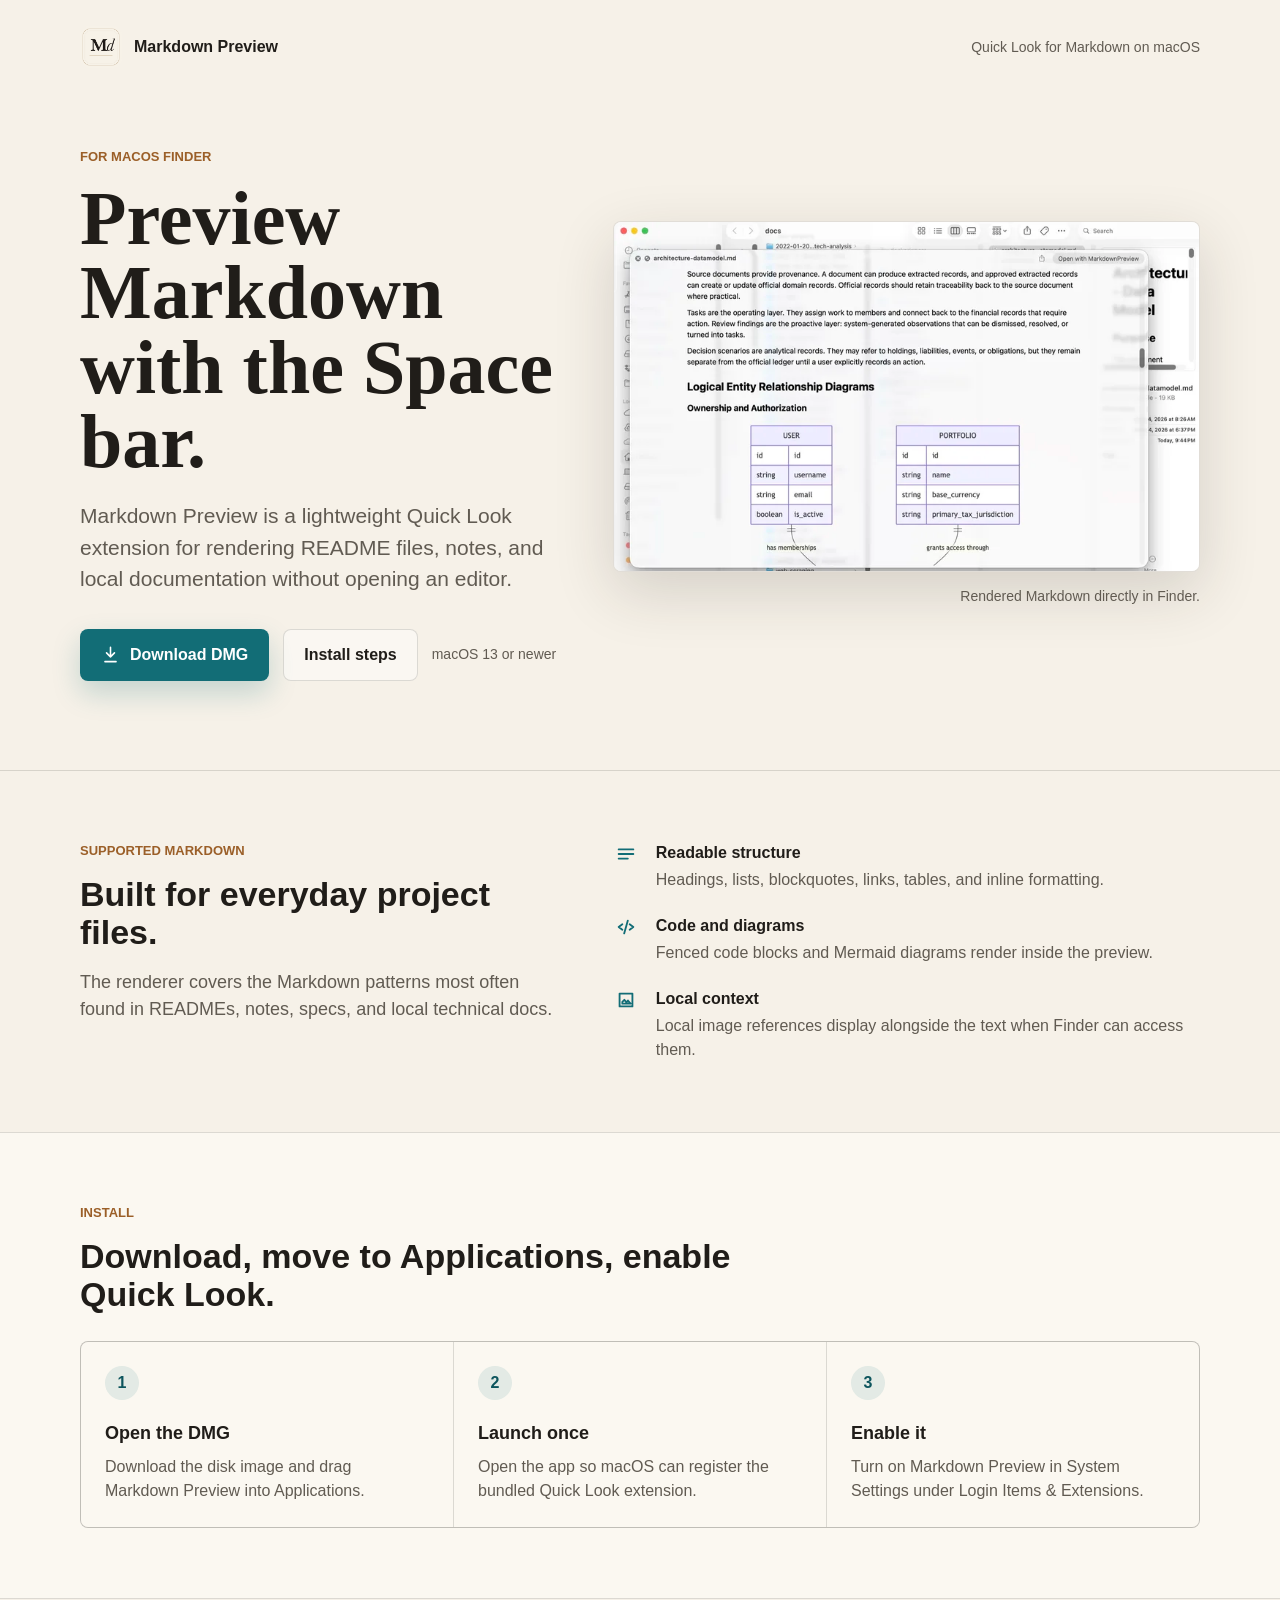
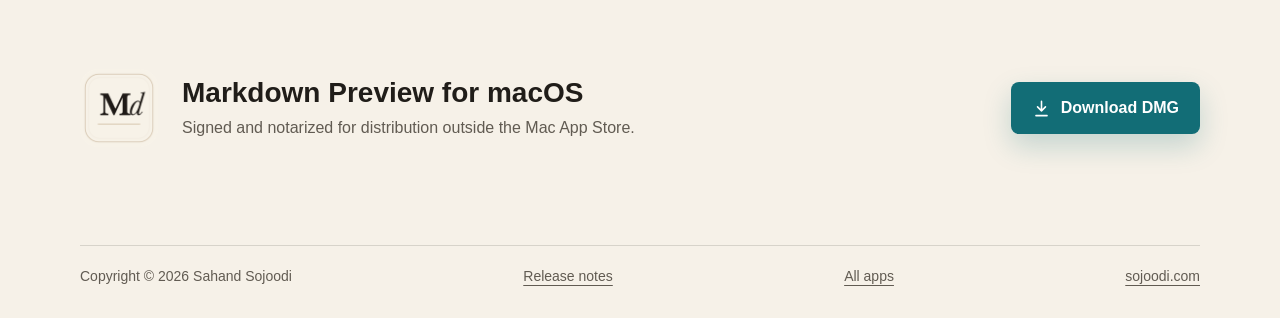
<file: web-page/index.html>
<!doctype html>
<html lang="en">
  <head>
    <meta charset="utf-8" />
    <meta name="viewport" content="width=device-width, initial-scale=1" />
    <title>Markdown Preview for macOS — Quick Look &amp; Editing</title>
    <meta name="description" content="Preview Markdown files in Finder with the Space bar. Create and edit documents, render Mermaid diagrams, and view local images on macOS 13 or newer." />
    <link rel="canonical" href="https://sojoodi.com/apps/MarkdownPreview/" />
    <meta property="og:type" content="website" />
    <meta property="og:site_name" content="Markdown Preview" />
    <meta property="og:locale" content="en_US" />
    <meta property="og:title" content="Markdown Preview for macOS — Quick Look &amp; Editing" />
    <meta property="og:description" content="Preview Markdown files in Finder with the Space bar. Create and edit documents, render Mermaid diagrams, and view local images on macOS 13 or newer." />
    <meta property="og:url" content="https://sojoodi.com/apps/MarkdownPreview/" />
    <meta property="og:image" content="https://sojoodi.com/apps/MarkdownPreview/social-preview.png" />
    <meta property="og:image:type" content="image/png" />
    <meta property="og:image:width" content="1200" />
    <meta property="og:image:height" content="630" />
    <meta property="og:image:alt" content="Markdown Preview for macOS. Preview Markdown with the Space bar. Read, create, and edit Markdown files." />
    <meta name="twitter:card" content="summary_large_image" />
    <meta name="twitter:title" content="Markdown Preview for macOS — Quick Look &amp; Editing" />
    <meta name="twitter:description" content="Preview Markdown files in Finder with the Space bar. Create and edit documents, render Mermaid diagrams, and view local images on macOS 13 or newer." />
    <meta name="twitter:image" content="https://sojoodi.com/apps/MarkdownPreview/social-preview.png" />
    <meta name="twitter:image:alt" content="Markdown Preview for macOS. Preview Markdown with the Space bar. Read, create, and edit Markdown files." />
    <meta name="theme-color" content="#f6f1e8" />
    <link rel="icon" href="favicon-32.png" sizes="32x32" type="image/png" />
    <link rel="icon" href="app-icon.png" sizes="512x512" type="image/png" />
    <link rel="apple-touch-icon" href="apple-touch-icon.png" sizes="180x180" />
    <script type="application/ld+json">
      {
        "@context": "https://schema.org",
        "@type": "SoftwareApplication",
        "@id": "https://sojoodi.com/apps/MarkdownPreview/#app",
        "name": "Markdown Preview",
        "url": "https://sojoodi.com/apps/MarkdownPreview/",
        "description": "Preview Markdown files in Finder with Quick Look, and create and edit Markdown documents.",
        "operatingSystem": "macOS 13.0 or newer",
        "applicationCategory": "ProductivityApplication",
        "image": "https://sojoodi.com/apps/MarkdownPreview/social-preview.png",
        "screenshot": "https://sojoodi.com/apps/MarkdownPreview/preview.jpg"
      }
    </script>
    <link rel="stylesheet" href="styles.css" />
  </head>
  <body>
    <a class="skip-link" href="#main">Skip to main content</a>
    <div class="page-shell">
      <nav class="topbar" aria-label="Page">
        <a class="brand" href="./">
          <img src="app-icon-160.png" width="160" height="160" alt="" />
          <span>Markdown Preview</span>
        </a>
        <span class="topbar-note">Quick Look for Markdown on macOS</span>
      </nav>
    </div>
    <main id="main" tabindex="-1">
      <div class="page-shell">
        <header class="hero">
          <div class="hero-grid">
            <div>
              <p class="eyebrow">For macOS Finder</p>
              <h1>Preview Markdown with the Space bar.</h1>
              <p class="lede">
                Markdown Preview is a lightweight Quick Look extension for
                rendering README files, notes, and local documentation without
                opening an editor.
              </p>
              <div class="hero-actions">
                <a
                  class="button button-primary"
                  href="MarkdownPreview.dmg"
                  download
                >
                  <svg
                    aria-hidden="true"
                    width="19"
                    height="19"
                    viewBox="0 0 24 24"
                    fill="none"
                  >
                    <path
                      d="M12 3v12m0 0 5-5m-5 5-5-5M5 21h14"
                      stroke="currentColor"
                      stroke-width="2"
                      stroke-linecap="round"
                      stroke-linejoin="round"
                    />
                  </svg>
                  Download DMG
                </a>
                <a class="button button-secondary" href="#install"
                  >Install steps</a
                >
                <span class="download-note">macOS 13 or newer</span>
              </div>
            </div>

            <div class="hero-visual">
              <figure>
                <div class="preview-frame">
                  <img
                    src="preview-800.webp" srcset="preview-800.webp 800w, preview-1600.webp 1600w" sizes="(max-width: 880px) calc(100vw - 32px), 560px" fetchpriority="high"
                    width="1600"
                    height="953"
                    alt="A Markdown document rendered in a macOS Finder Quick Look preview."
                  />
                </div>
                <figcaption class="preview-caption">
                  Rendered Markdown directly in Finder.
                </figcaption>
              </figure>
            </div>
          </div>
        </header>
      </div>

      <section class="section-rule" aria-labelledby="support-title">
        <div class="page-shell split">
          <div>
            <p class="eyebrow">Supported Markdown</p>
            <h2 id="support-title">Built for everyday project files.</h2>
            <p class="body-copy">
              The renderer covers the Markdown patterns most often found in
              READMEs, notes, specs, and local technical docs.
            </p>
          </div>
          <ul class="feature-list">
            <li>
              <svg aria-hidden="true" viewBox="0 0 24 24" fill="none">
                <path
                  d="M4 7h16M4 12h16M4 17h10"
                  stroke="currentColor"
                  stroke-width="2"
                  stroke-linecap="round"
                />
              </svg>
              <div>
                <strong>Readable structure</strong>Headings, lists, blockquotes,
                links, tables, and inline formatting.
              </div>
            </li>
            <li>
              <svg aria-hidden="true" viewBox="0 0 24 24" fill="none">
                <path
                  d="M8 9 4 12l4 3m8-6 4 3-4 3M14 5l-4 14"
                  stroke="currentColor"
                  stroke-width="2"
                  stroke-linecap="round"
                  stroke-linejoin="round"
                />
              </svg>
              <div>
                <strong>Code and diagrams</strong>Fenced code blocks and Mermaid
                diagrams render inside the preview.
              </div>
            </li>
            <li>
              <svg aria-hidden="true" viewBox="0 0 24 24" fill="none">
                <path
                  d="M5 19V5h14v14H5Zm3-5 2.2-2.2 2.3 2.7 1.6-1.9L17 16H8Z"
                  stroke="currentColor"
                  stroke-width="2"
                  stroke-linejoin="round"
                />
              </svg>
              <div>
                <strong>Local context</strong>Local image references display
                alongside the text when Finder can access them.
              </div>
            </li>
          </ul>
        </div>
      </section>

      <section id="install" class="steps" aria-labelledby="install-title">
        <div class="page-shell">
          <p class="eyebrow">Install</p>
          <h2 id="install-title">
            Download, move to Applications, enable Quick Look.
          </h2>
          <div class="step-grid">
            <div class="step">
              <span>1</span>
              <h3>Open the DMG</h3>
              <p>
                Download the disk image and drag Markdown Preview into
                Applications.
              </p>
            </div>
            <div class="step">
              <span>2</span>
              <h3>Launch once</h3>
              <p>
                Open the app so macOS can register the bundled Quick Look
                extension.
              </p>
            </div>
            <div class="step">
              <span>3</span>
              <h3>Enable it</h3>
              <p>
                Turn on Markdown Preview in System Settings under Login Items
                &amp; Extensions.
              </p>
            </div>
          </div>
        </div>
      </section>

      <section aria-labelledby="download-title">
        <div class="page-shell download-panel">
          <img src="app-icon-160.png" width="160" height="160" alt="" />
          <div>
            <h2 id="download-title">Markdown Preview for macOS</h2>
            <p>
              Signed and notarized for distribution outside the Mac App Store.
            </p>
          </div>
          <a class="button button-primary" href="MarkdownPreview.dmg" download>
            <svg
              aria-hidden="true"
              width="19"
              height="19"
              viewBox="0 0 24 24"
              fill="none"
            >
              <path
                d="M12 3v12m0 0 5-5m-5 5-5-5M5 21h14"
                stroke="currentColor"
                stroke-width="2"
                stroke-linecap="round"
                stroke-linejoin="round"
              />
            </svg>
            Download DMG
          </a>
        </div>
      </section>
    </main>

    <footer>
      <div class="page-shell">
        <span>Copyright &copy; 2026 Sahand Sojoodi</span>
        <a href="release-notes.html">Release notes</a>
        <a href="https://sojoodi.com/apps/">All apps</a>
        <a href="https://sojoodi.com/">sojoodi.com</a>
      </div>
    </footer>

    <!-- Google tag (gtag.js) -->
    <script
      async
      src="https://www.googletagmanager.com/gtag/js?id=G-KLFFZDT458"
    ></script>
    <script>
      window.dataLayer = window.dataLayer || [];
      function gtag() {
        dataLayer.push(arguments);
      }
      gtag("js", new Date());

      gtag("config", "G-KLFFZDT458");
    </script>
  </body>
</html>
</file>
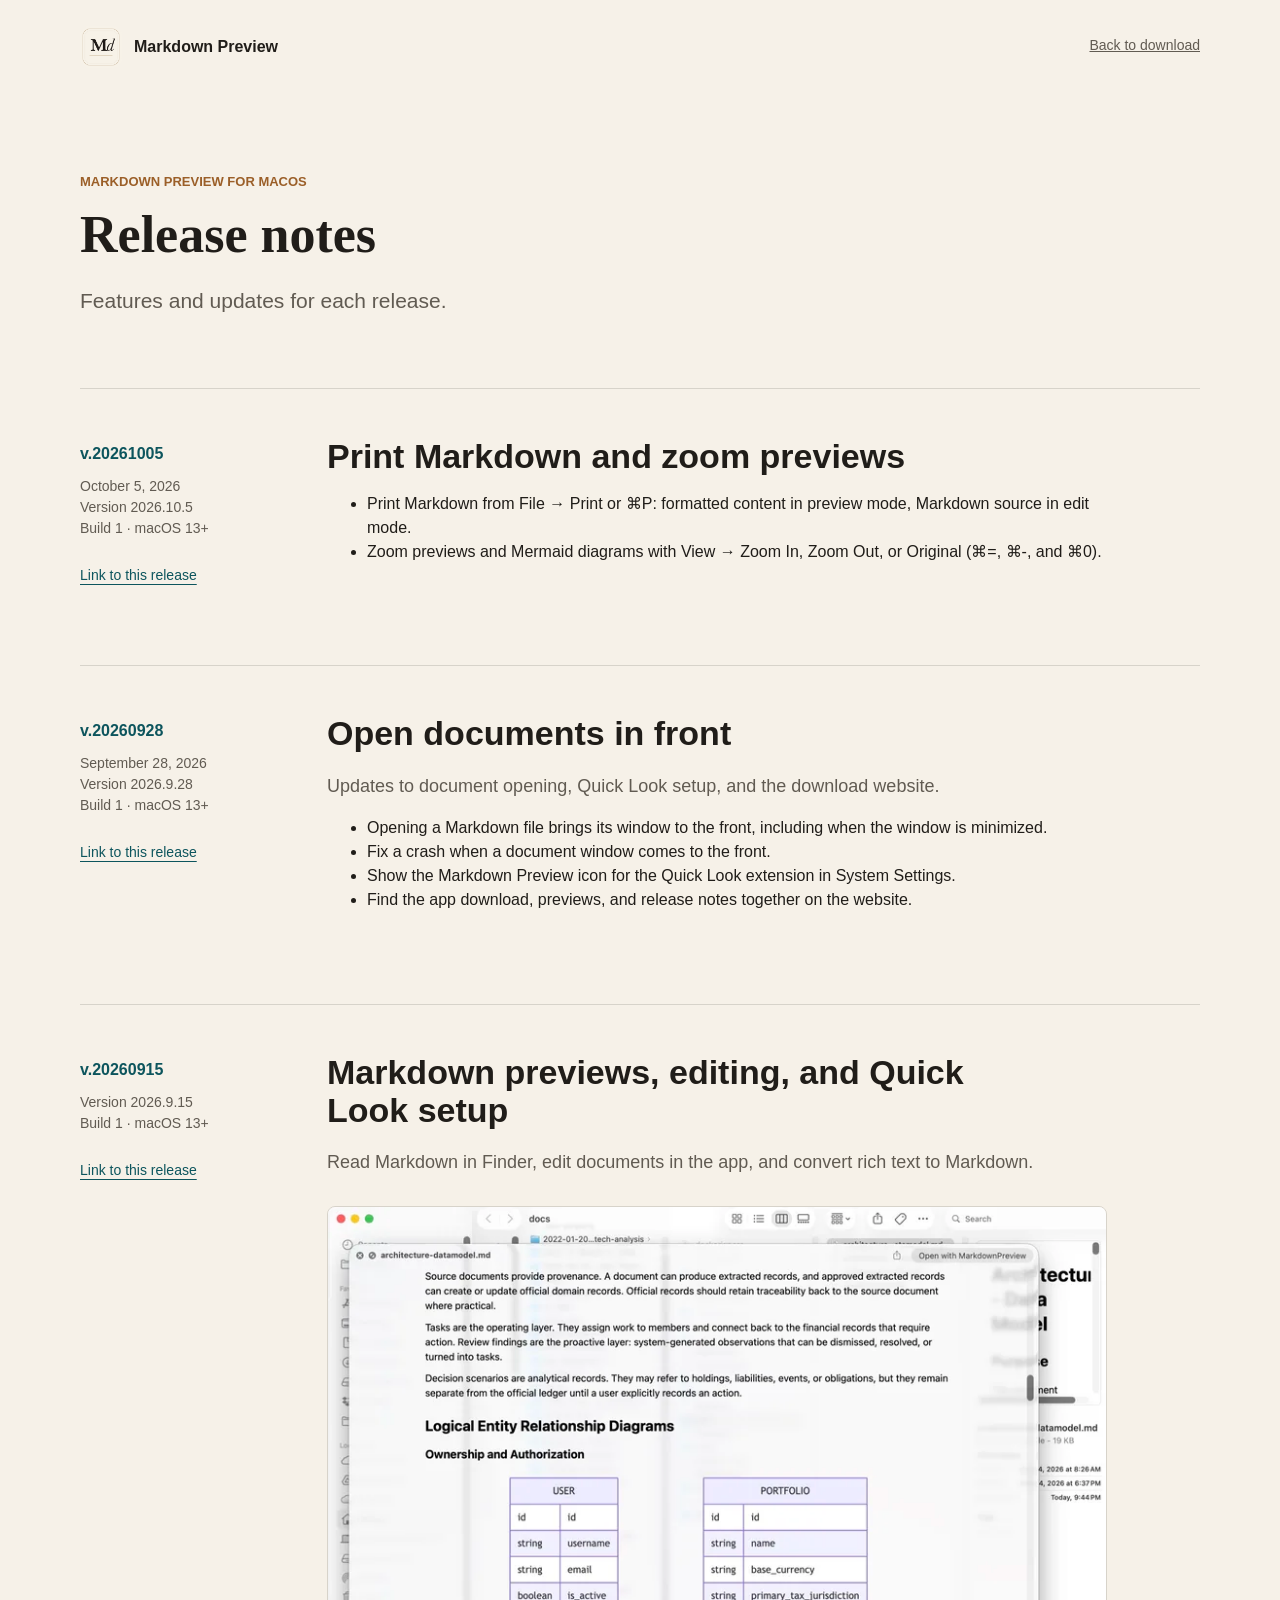
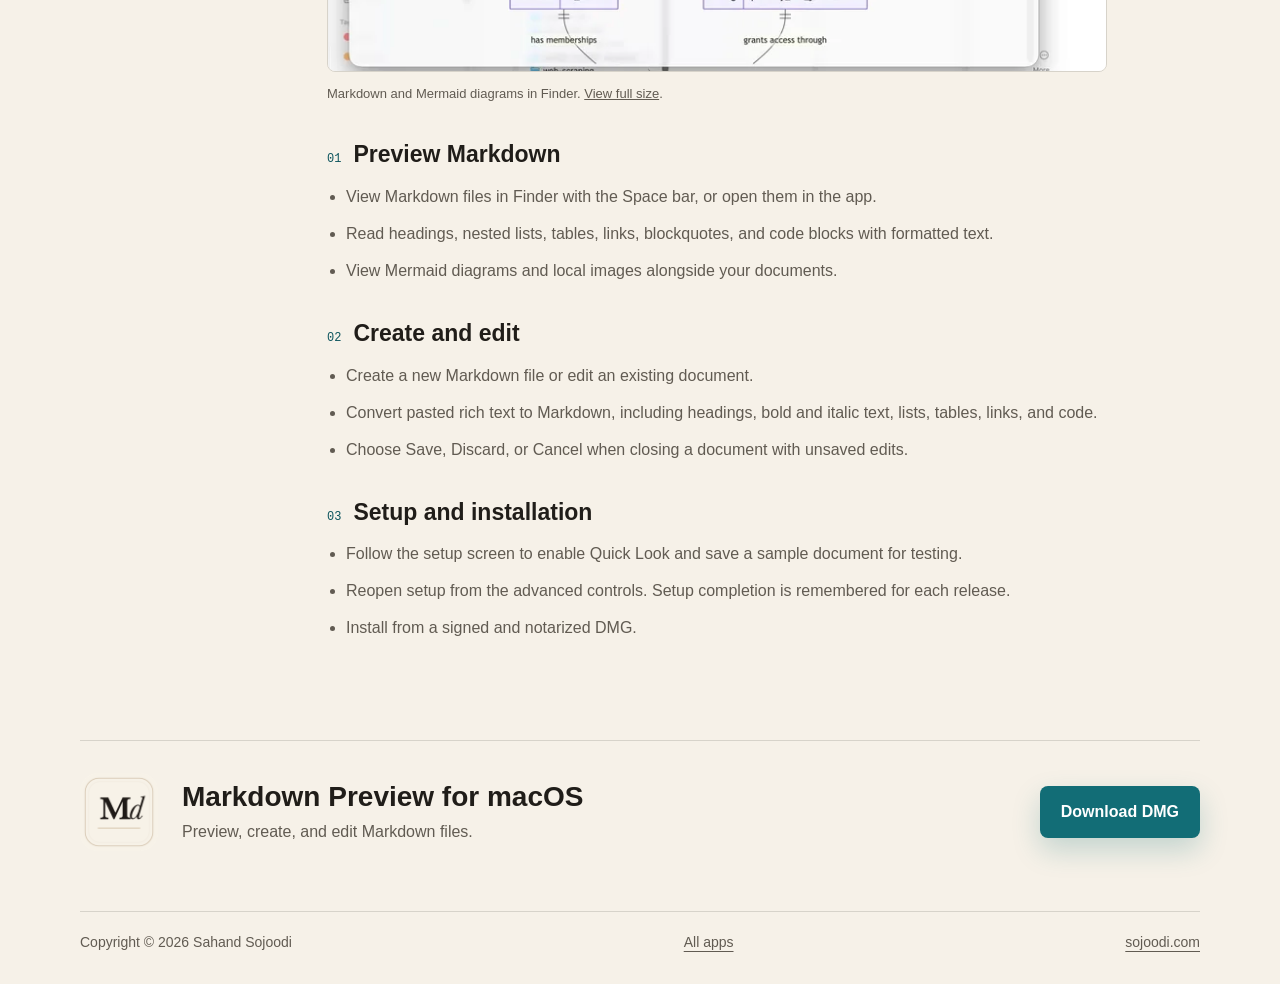
<file: web-page/release-notes.html>
<!doctype html>
<html lang="en">
  <head>
    <meta charset="utf-8" />
    <meta name="viewport" content="width=device-width, initial-scale=1" />
    <title>Release Notes — Markdown Preview for macOS</title>
    <meta name="description" content="See what changed in Markdown Preview for macOS, including Finder Quick Look previews, document editing, and installation improvements." />
    <link rel="canonical" href="https://sojoodi.com/apps/MarkdownPreview/release-notes.html" />
    <meta property="og:type" content="website" />
    <meta property="og:site_name" content="Markdown Preview" />
    <meta property="og:locale" content="en_US" />
    <meta property="og:title" content="Release Notes — Markdown Preview for macOS" />
    <meta property="og:description" content="See what changed in Markdown Preview for macOS, including Finder Quick Look previews, document editing, and installation improvements." />
    <meta property="og:url" content="https://sojoodi.com/apps/MarkdownPreview/release-notes.html" />
    <meta property="og:image" content="https://sojoodi.com/apps/MarkdownPreview/social-preview.png" />
    <meta property="og:image:type" content="image/png" />
    <meta property="og:image:width" content="1200" />
    <meta property="og:image:height" content="630" />
    <meta property="og:image:alt" content="Markdown Preview for macOS. Preview Markdown with the Space bar. Read, create, and edit Markdown files." />
    <meta name="twitter:card" content="summary_large_image" />
    <meta name="twitter:title" content="Release Notes — Markdown Preview for macOS" />
    <meta name="twitter:description" content="See what changed in Markdown Preview for macOS, including Finder Quick Look previews, document editing, and installation improvements." />
    <meta name="twitter:image" content="https://sojoodi.com/apps/MarkdownPreview/social-preview.png" />
    <meta name="twitter:image:alt" content="Markdown Preview for macOS. Preview Markdown with the Space bar. Read, create, and edit Markdown files." />
    <meta name="theme-color" content="#f6f1e8" />
    <link rel="icon" href="favicon-32.png" sizes="32x32" type="image/png" />
    <link rel="icon" href="app-icon.png" sizes="512x512" type="image/png" />
    <link rel="apple-touch-icon" href="apple-touch-icon.png" sizes="180x180" />
    <script type="application/ld+json">
      {
        "@context": "https://schema.org",
        "@type": "WebPage",
        "name": "Release Notes \u2014 Markdown Preview for macOS",
        "description": "See what changed in Markdown Preview for macOS, including Finder Quick Look previews, document editing, and installation improvements.",
        "url": "https://sojoodi.com/apps/MarkdownPreview/release-notes.html",
        "about": {
          "@type": "SoftwareApplication",
          "@id": "https://sojoodi.com/apps/MarkdownPreview/#app",
          "name": "Markdown Preview",
          "url": "https://sojoodi.com/apps/MarkdownPreview/"
        }
      }
    </script>
    <link rel="stylesheet" href="styles.css" />
  </head>
  <body class="release-page">
    <a class="skip-link" href="#main">Skip to release notes</a>
    <div class="page-shell">
      <nav class="topbar" aria-label="Page">
        <a class="brand" href="./">
          <img src="app-icon-160.png" width="160" height="160" alt="" />
          <span>Markdown Preview</span>
        </a>
        <a class="topbar-note" href="./">Back to download</a>
      </nav>
      <main id="main" tabindex="-1">
        <header class="release-header">
          <p class="eyebrow">Markdown Preview for macOS</p>
          <h1>Release notes</h1>
          <p class="lede">Features and updates for each release.</p>
        </header>
        <div class="release-list">
          <article class="release" id="v20261005" aria-labelledby="release-20261005">
            <div class="release-meta">
              <span class="release-version">v.20261005</span>
              <p><time datetime="2026-10-05">October 5, 2026</time><br />Version 2026.10.5<br />Build 1 &middot; macOS 13+</p>
              <a class="release-permalink" href="#v20261005">Link to this release</a>
            </div>
            <div class="release-content">
              <h2 id="release-20261005">Print Markdown and zoom previews</h2>
              <ul>
                <li>Print Markdown from File → Print or ⌘P: formatted content in preview mode, Markdown source in edit mode.</li>
                <li>Zoom previews and Mermaid diagrams with View → Zoom In, Zoom Out, or Original (⌘=, ⌘-, and ⌘0).</li>
              </ul>
            </div>
          </article>
          <article class="release" id="v20260928" aria-labelledby="release-20260928">
            <div class="release-meta">
              <span class="release-version">v.20260928</span>
              <p><time datetime="2026-09-28">September 28, 2026</time><br />Version 2026.9.28<br />Build 1 &middot; macOS 13+</p>
              <a class="release-permalink" href="#v20260928">Link to this release</a>
            </div>
            <div class="release-content">
              <h2 id="release-20260928">Open documents in front</h2>
              <p class="release-intro">Updates to document opening, Quick Look setup, and the download website.</p>
              <ul>
                <li>Opening a Markdown file brings its window to the front, including when the window is minimized.</li>
                <li>Fix a crash when a document window comes to the front.</li>
                <li>Show the Markdown Preview icon for the Quick Look extension in System Settings.</li>
                <li>Find the app download, previews, and release notes together on the website.</li>
              </ul>
            </div>
          </article>
          <article class="release" id="v20260915" aria-labelledby="release-20260915">
            <div class="release-meta">
              <span class="release-version">v.20260915</span>
              <p>Version 2026.9.15<br />Build 1 &middot; macOS 13+</p>
              <a class="release-permalink" href="#v20260915">Link to this release</a>
            </div>
            <div class="release-content">
              <h2 id="release-20260915">Markdown previews, editing, and Quick Look setup</h2>
              <p class="release-intro">Read Markdown in Finder, edit documents in the app, and convert rich text to Markdown.</p>
              <figure class="release-screenshot">
                <a href="preview.jpg" aria-label="View the full-size Markdown Preview screenshot">
                  <img src="preview-800.webp" srcset="preview-800.webp 800w, preview-1600.webp 1600w" sizes="(max-width: 760px) calc(100vw - 32px), (max-width: 880px) 433px, 780px" loading="lazy" decoding="async" width="1600" height="953" alt="Finder Quick Look displaying a Markdown document with headings and a Mermaid entity relationship diagram." />
                </a>
                <figcaption>Markdown and Mermaid diagrams in Finder. <a href="preview.jpg">View full size</a>.</figcaption>
              </figure>
              <section class="release-change" aria-labelledby="preview-markdown">
                <div class="release-change-heading"><span class="release-number" aria-hidden="true">01</span><h3 id="preview-markdown">Preview Markdown</h3></div>
            <ul>
              <li>View Markdown files in Finder with the Space bar, or open them in the app.</li>
              <li>Read headings, nested lists, tables, links, blockquotes, and code blocks with formatted text.</li>
              <li>View Mermaid diagrams and local images alongside your documents.</li>
            </ul>
              </section>
              <section class="release-change" aria-labelledby="create-edit">
                <div class="release-change-heading"><span class="release-number" aria-hidden="true">02</span><h3 id="create-edit">Create and edit</h3></div>
            <ul>
              <li>Create a new Markdown file or edit an existing document.</li>
              <li>Convert pasted rich text to Markdown, including headings, bold and italic text, lists, tables, links, and code.</li>
              <li>Choose Save, Discard, or Cancel when closing a document with unsaved edits.</li>
            </ul>
              </section>
              <section class="release-change" aria-labelledby="setup-installation">
                <div class="release-change-heading"><span class="release-number" aria-hidden="true">03</span><h3 id="setup-installation">Setup and installation</h3></div>
            <ul>
              <li>Follow the setup screen to enable Quick Look and save a sample document for testing.</li>
              <li>Reopen setup from the advanced controls. Setup completion is remembered for each release.</li>
              <li>Install from a signed and notarized DMG.</li>
            </ul>
              </section>
            </div>
          </article>
        </div>
        <section class="download-panel release-download-panel" aria-labelledby="release-download-title">
          <img src="app-icon-160.png" width="160" height="160" alt="" />
          <div>
            <h2 id="release-download-title">Markdown Preview for macOS</h2>
            <p>Preview, create, and edit Markdown files.</p>
          </div>
          <a class="button button-primary" href="MarkdownPreview.dmg" download>Download DMG</a>
        </section>
      </main>
    </div>
    <footer>
      <div class="page-shell">
        <span>Copyright &copy; 2026 Sahand Sojoodi</span>
        <a href="https://sojoodi.com/apps/">All apps</a>
        <a href="https://sojoodi.com/">sojoodi.com</a>
      </div>
    </footer>
    <script async src="https://www.googletagmanager.com/gtag/js?id=G-KLFFZDT458"></script>
    <script>
      window.dataLayer = window.dataLayer || [];
      function gtag() {
        dataLayer.push(arguments);
      }
      gtag("js", new Date());
      gtag("config", "G-KLFFZDT458");
    </script>
  </body>
</html>
</file>
<file: web-page/styles.css>
:root {
  color-scheme: light;
  --paper: #f6f1e8;
  --paper-soft: #fbf8f1;
  --ink: #201d19;
  --muted: #615b52;
  --quiet: #615b52;
  --line: rgba(32, 29, 25, 0.14);
  --teal: #126d76;
  --teal-dark: #0d555d;
  --rust: #9b5f28;
  --white: #ffffff;
  --shadow: 0 20px 60px rgba(46, 38, 28, 0.16);
}

* {
  box-sizing: border-box;
}

html {
  scroll-behavior: smooth;
}

body {
  margin: 0;
  background: var(--paper);
  color: var(--ink);
  font-family:
    -apple-system, BlinkMacSystemFont, "SF Pro Text", "Segoe UI",
    sans-serif;
  line-height: 1.5;
}

img {
  display: block;
  max-width: 100%;
  height: auto;
}

a {
  color: inherit;
}

.page-shell {
  width: min(1120px, calc(100% - 48px));
  margin: 0 auto;
}

.topbar {
  display: flex;
  align-items: center;
  justify-content: space-between;
  gap: 20px;
  padding: 26px 0 18px;
}

.brand {
  display: inline-flex;
  align-items: center;
  gap: 12px;
  color: var(--ink);
  font-weight: 750;
  text-decoration: none;
}

.brand img {
  width: 42px;
  height: 42px;
  border-radius: 10px;
}

.topbar-note {
  color: var(--quiet);
  font-size: 14px;
}

.hero {
  min-height: 76svh;
  display: grid;
  align-items: center;
  padding: 44px 0 72px;
}

.hero-grid {
  display: grid;
  grid-template-columns: minmax(0, 0.9fr) minmax(420px, 1.1fr);
  gap: 52px;
  align-items: center;
}

.eyebrow {
  margin: 0 0 14px;
  color: var(--rust);
  font-size: 13px;
  font-weight: 800;
  text-transform: uppercase;
}

h1,
h2,
h3,
p {
  margin-top: 0;
}

h1 {
  max-width: 620px;
  margin-bottom: 22px;
  font-family:
    "Iowan Old Style", "Palatino Linotype", Palatino, Georgia, serif;
  font-size: 76px;
  font-weight: 650;
  line-height: 0.98;
}

.lede {
  max-width: 620px;
  margin-bottom: 0;
  color: var(--muted);
  font-size: 21px;
}

.hero-actions {
  display: flex;
  flex-wrap: wrap;
  align-items: center;
  gap: 14px;
  margin-top: 34px;
}

.button {
  display: inline-flex;
  min-height: 52px;
  align-items: center;
  justify-content: center;
  gap: 10px;
  border-radius: 8px;
  border: 1px solid transparent;
  padding: 0 20px;
  font-size: 16px;
  font-weight: 750;
  text-decoration: none;
  white-space: nowrap;
}

.button-primary {
  background: var(--teal);
  color: var(--white);
  box-shadow: 0 12px 28px rgba(18, 109, 118, 0.22);
}

.button-primary:hover {
  background: var(--teal-dark);
}

.button-secondary {
  border-color: var(--line);
  color: var(--ink);
  background: rgba(255, 255, 255, 0.46);
}

.button-secondary:hover {
  background: var(--paper-soft);
}

.download-note {
  color: var(--quiet);
  font-size: 14px;
}

.hero-visual {
  align-self: stretch;
  display: grid;
  align-content: center;
}

.preview-frame {
  border: 1px solid rgba(32, 29, 25, 0.12);
  border-radius: 8px;
  background: var(--paper-soft);
  box-shadow: var(--shadow);
  overflow: hidden;
}

.preview-frame img {
  width: 100%;
  aspect-ratio: 1600 / 953;
  object-fit: cover;
}

.preview-caption {
  margin: 14px 0 0;
  color: var(--quiet);
  font-size: 14px;
  text-align: right;
}

main {
  background: var(--paper);
}

section {
  padding: 70px 0;
}

.section-rule {
  border-top: 1px solid var(--line);
}

.split {
  display: grid;
  grid-template-columns: minmax(0, 0.9fr) minmax(320px, 1.1fr);
  gap: 56px;
  align-items: start;
}

h2 {
  max-width: 660px;
  margin-bottom: 0;
  font-size: 34px;
  line-height: 1.13;
}

.body-copy {
  margin: 18px 0 0;
  color: var(--muted);
  font-size: 18px;
}

.feature-list {
  display: grid;
  gap: 22px;
  margin: 0;
  padding: 0;
  list-style: none;
}

.feature-list li {
  display: grid;
  grid-template-columns: 28px minmax(0, 1fr);
  gap: 13px;
  color: var(--muted);
}

.feature-list svg {
  width: 22px;
  height: 22px;
  margin-top: 2px;
  color: var(--teal);
}

.feature-list strong {
  display: block;
  margin-bottom: 3px;
  color: var(--ink);
}

.steps {
  background: var(--paper-soft);
  border-top: 1px solid var(--line);
  border-bottom: 1px solid var(--line);
}

.step-grid {
  display: grid;
  grid-template-columns: repeat(3, minmax(0, 1fr));
  gap: 1px;
  margin-top: 28px;
  background: var(--line);
  border: 1px solid var(--line);
  border-radius: 8px;
  overflow: hidden;
}

.step {
  min-height: 172px;
  padding: 24px;
  background: var(--paper-soft);
}

.step span {
  display: inline-grid;
  width: 34px;
  height: 34px;
  place-items: center;
  margin-bottom: 20px;
  border-radius: 50%;
  background: rgba(18, 109, 118, 0.1);
  color: var(--teal-dark);
  font-weight: 800;
}

.step h3 {
  margin-bottom: 8px;
  font-size: 18px;
}

.step p {
  margin-bottom: 0;
  color: var(--muted);
}

.download-panel {
  display: grid;
  grid-template-columns: auto minmax(0, 1fr) auto;
  gap: 24px;
  align-items: center;
}

.download-panel img {
  width: 78px;
  height: 78px;
  border-radius: 18px;
}

.download-panel h2 {
  font-size: 28px;
}

.download-panel p {
  margin: 8px 0 0;
  color: var(--muted);
}

footer {
  padding: 28px 0;
  color: var(--muted);
  font-size: 14px;
}

footer .page-shell {
  display: flex;
  justify-content: space-between;
  gap: 20px;
  border-top: 1px solid var(--line);
  padding-top: 20px;
}

footer a {
  text-decoration-thickness: 1px;
  text-underline-offset: 4px;
}

@media (max-width: 880px) {
  .page-shell {
    width: min(100% - 40px, 680px);
  }

  .topbar {
    align-items: flex-start;
    flex-direction: column;
  }

  .hero {
    min-height: auto;
    padding: 34px 0 56px;
  }

  .hero-grid,
  .split,
  .step-grid,
  .download-panel {
    grid-template-columns: 1fr;
  }

  h1 {
    font-size: 62px;
  }

  .lede {
    font-size: 18px;
  }

  .preview-caption {
    text-align: left;
  }

  section {
    padding: 56px 0;
  }

  .download-panel {
    justify-items: start;
  }

  footer .page-shell {
    flex-direction: column;
  }
}

@media (max-width: 480px) {
  .page-shell {
    width: min(100% - 32px, 680px);
  }

  h1 {
    font-size: 46px;
  }

  .hero-actions {
    align-items: stretch;
  }

  .button {
    width: 100%;
  }

  .download-note {
    width: 100%;
  }
}

:focus-visible {
  outline: 3px solid var(--teal);
  outline-offset: 4px;
}

.release-header {
  max-width: 780px;
  padding: 86px 0 72px;
}

.release-header h1 {
  font-size: 52px;
  line-height: 1.1;
}

.release-list {
  padding-bottom: 24px;
}

.release {
  display: grid;
  grid-template-columns: 205px minmax(0, 1fr);
  gap: 42px;
  padding: 48px 0 76px;
  border-top: 1px solid var(--line);
  scroll-margin-top: 24px;
}

.release-meta {
  padding-top: 5px;
  color: var(--muted);
  font-size: 14px;
}

.release-version {
  display: block;
  margin-bottom: 10px;
  color: var(--teal-dark);
  font-size: 16px;
  font-weight: 750;
}

.release-permalink {
  display: inline-block;
  margin-top: 12px;
  color: var(--teal-dark);
  text-underline-offset: 4px;
}

.release-content {
  min-width: 0;
  max-width: 780px;
}

.release-intro {
  margin: 20px 0 0;
  color: var(--muted);
  font-size: 18px;
}

.release-screenshot {
  margin: 30px 0 0;
}

.release-screenshot img {
  width: 100%;
  height: auto;
  border: 1px solid var(--line);
  border-radius: 8px;
}

.release-screenshot figcaption {
  margin-top: 12px;
  color: var(--muted);
  font-size: 13px;
}

.release-change {
  padding: 36px 0 0;
}

.release-change-heading {
  display: flex;
  align-items: baseline;
  gap: 12px;
  margin-bottom: 15px;
}

.release-number {
  color: var(--teal-dark);
  font: 12px ui-monospace, SFMono-Regular, Menlo, monospace;
}

.release-change h3 {
  margin: 0;
  font-size: 23px;
  line-height: 1.3;
}

.release-change ul {
  margin: 0;
  padding-left: 19px;
  color: var(--muted);
}

.release-change li + li {
  margin-top: 13px;
}

.release-download-panel {
  padding: 32px 0;
  border-top: 1px solid var(--line);
}

.skip-link {
  position: absolute;
  left: 16px;
  top: -80px;
  padding: 10px 16px;
  background: var(--paper-soft);
  z-index: 10;
}

.skip-link:focus {
  top: 12px;
}

@media (max-width: 760px) {
  .release-header {
    padding: 58px 0 45px;
  }

  .release {
    grid-template-columns: 1fr;
    gap: 28px;
    padding: 30px 0 48px;
  }

  .release-meta {
    display: flex;
    flex-wrap: wrap;
    align-items: baseline;
    gap: 10px 20px;
  }

  .release-meta > * {
    margin: 0;
  }
}

@media (max-width: 480px) {
  .release-header {
    padding-top: 36px;
  }

  .release-header h1 {
    font-size: 38px;
  }
}

@media print {
  .release-page .topbar,
  .release-page footer,
  .release-page .skip-link,
  .release-permalink,
  .release-download-panel {
    display: none;
  }

  .release {
    grid-template-columns: 1fr;
  }

  .release-change {
    break-inside: avoid;
  }
}

/* Keep the preview aligned with the content at narrow widths. */
.hero-visual figure { margin: 0; min-width: 0; }
.topbar, footer .page-shell { flex-wrap: wrap; }
a { overflow-wrap: anywhere; }
footer a, .topbar a, .release-permalink { min-height: 24px; }
@media (prefers-reduced-motion: reduce) {
  html { scroll-behavior: auto; }
}
</file>
